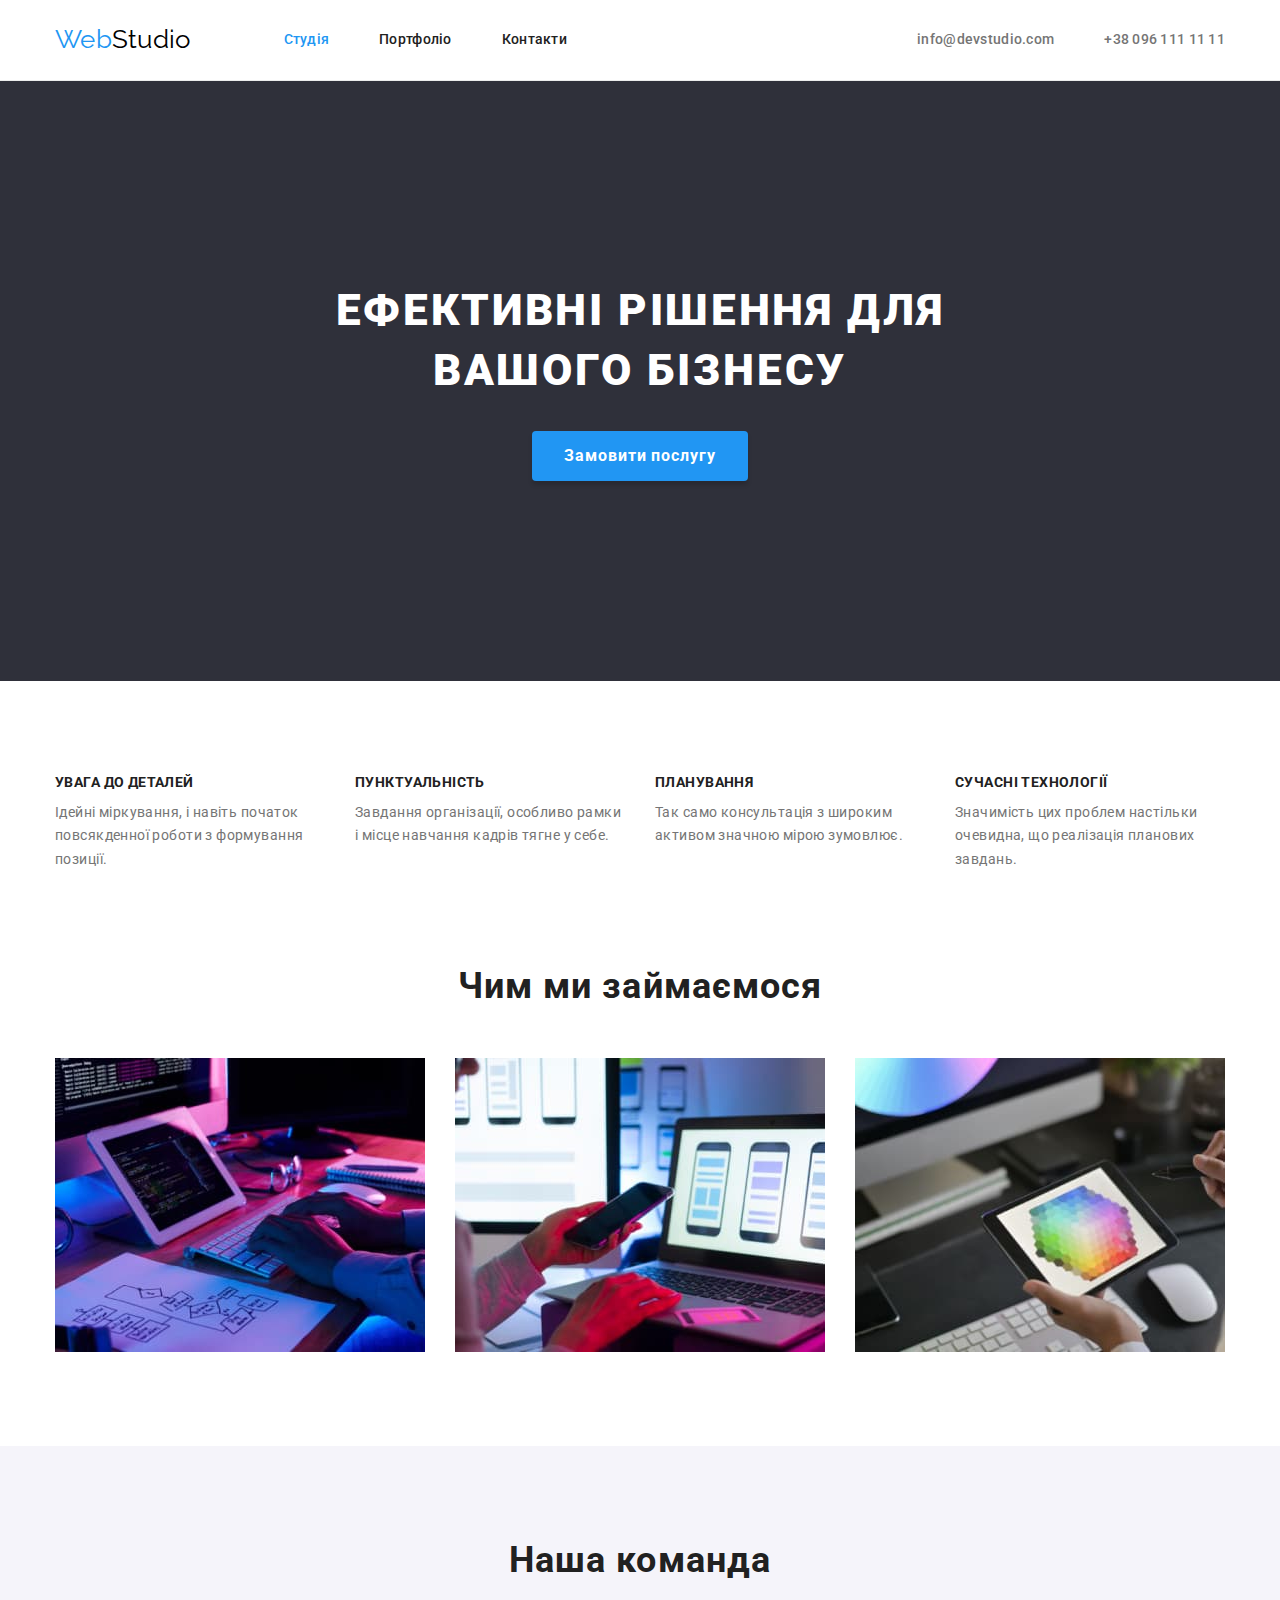
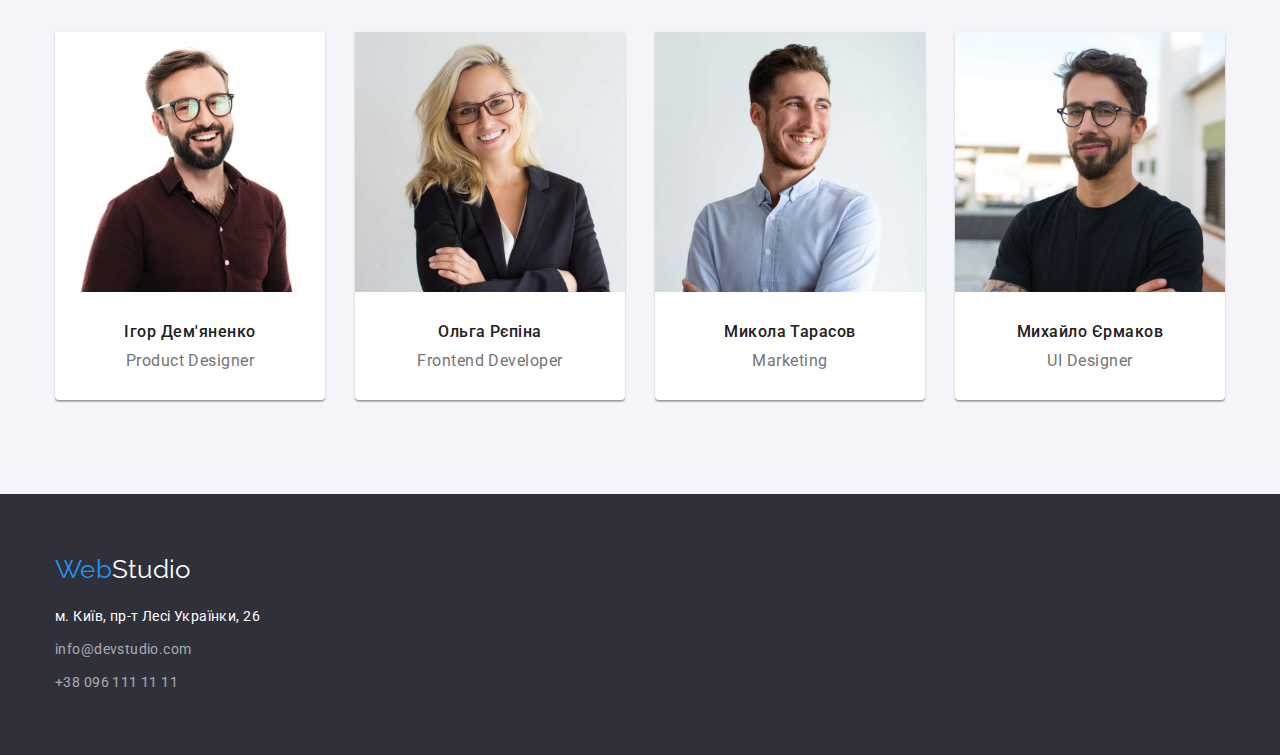
<file: index.html>
<!DOCTYPE html>
<html lang="uk">
  <head>
    <meta charset="UTF-8" />
    <meta http-equiv="X-UA-Compatible" content="IE=edge" />
    <meta name="viewport" content="width=device-width, initial-scale=1.0" />
    <link rel="preconnect" href="https://fonts.googleapis.com" />
    <link rel="preconnect" href="https://fonts.gstatic.com" crossorigin />
    <link
      href="https://fonts.googleapis.com/css2?family=Raleway:wght@700&family=Roboto:wght@400;500;700;900&display=swap"
      rel="stylesheet"
    />
    <link
      rel="stylesheet"
      href="https://cdn.jsdelivr.net/npm/modern-normalize@1.1.0/modern-normalize.min.css"
    />
    <link rel="stylesheet" href="css/styles.css" />
    <title lang="en">Webstudio</title>
  </head>
  <body>
    <!--Шапка сайту-->
    <header class="page-header">
      <div class="container header-container">
        <nav class="page-navigation">
          <a class="logo-second logo" href="./index.html"
            ><span class="logo-first">Web</span>Studio</a
          >
          <ul class="site-nav">
            <li class="site-nav-link">
              <a class="nav-link current" href="./index.html">Студія</a>
            </li>
            <li class="site-nav-link">
              <a class="nav-link" href="./portfolio.html">Портфоліо</a>
            </li>
            <li class="site-nav-link">
              <a class="nav-link" href="#contacts">Контакти</a>
            </li>
          </ul>
        </nav>
        <ul class="list contacts-container">
          <li>
            <a class="contacts contact-mail" href="mailto:info@devstudio.com"
              >info@devstudio.com</a
            >
          </li>
          <li>
            <a class="contacts" href="tel:+380961111111">+38 096 111 11 11</a>
          </li>
        </ul>
      </div>
    </header>
    <!--Основний контент-->
    <main>
      <section class="hero section">
        <div class="container">
          <h1 class="hero-title">Ефективні рішення для вашого бізнесу</h1>
          <button class="button" type="button">Замовити послугу</button>
        </div>
      </section>
      <section class="benefits section">
        <div class="container">
          <h2 class="visually-hidden">Наші переваги</h2>
          <ul class="list list-benefits">
            <li class="benefits-item">
              <h3 class="feature-title">Увага до деталей</h3>
              <p class="feature-text">
                Ідейні міркування, і навіть початок повсякденної роботи з
                формування позиції.
              </p>
            </li>
            <li class="benefits-item">
              <h3 class="feature-title">Пунктуальність</h3>
              <p class="feature-text">
                Завдання організації, особливо рамки і місце навчання кадрів
                тягне у себе.
              </p>
            </li>
            <li class="benefits-item">
              <h3 class="feature-title">Планування</h3>
              <p class="feature-text">
                Так само консультація з широким активом значною мірою зумовлює.
              </p>
            </li>
            <li class="benefits-item">
              <h3 class="feature-title">Сучасні технології</h3>
              <p class="feature-text">
                Значимість цих проблем настільки очевидна, що реалізація
                планових завдань.
              </p>
            </li>
          </ul>
        </div>
      </section>
      <section class="about section">
        <div class="container">
          <h2 class="section-title">Чим ми займаємося</h2>
          <ul class="list list-about">
            <li>
              <img
                class="image"
                src="./images/img_1.jpg"
                alt="development"
                width="370"
                height="294"
              />
            </li>
            <li>
              <img
                class="image"
                src="./images/img_2.jpg"
                alt="applications"
                width="370"
                height="294"
              />
            </li>
            <li>
              <img
                class="image"
                src="./images/img_3.jpg"
                alt="color_circle"
                width="370"
                height="294"
              />
            </li>
          </ul>
        </div>
      </section>
      <section class="team section">
        <div class="container">
          <h2 class="section-title section-team">Наша команда</h2>
          <ul class="list team-card">
            <li class="main-title-list">
              <img
                class="img-team"
                src="./images/team_card_1.jpg"
                alt="product_designer"
                width="270"
                height="260"
              />
              <h3 class="list-team">Ігор Дем'яненко</h3>
              <p class="list-item" lang="en">Product Designer</p>
            </li>
            <li class="main-title-list">
              <img
                class="img-team"
                src="./images/team_card_2.jpg"
                alt="frontend_developer"
                width="270"
                height="260"
              />
              <h3 class="list-team">Ольга Рєпіна</h3>
              <p class="list-item" lang="en">Frontend Developer</p>
            </li>
            <li class="main-title-list">
              <img
                class="img-team"
                src="./images/team_card_3.jpg"
                alt="marketing"
                width="270"
                height="260"
              />
              <h3 class="list-team">Микола Тарасов</h3>
              <p class="list-item" lang="en">Marketing</p>
            </li>
            <li class="main-title-list">
              <img
                class="img-team"
                src="./images/team_card_4.jpg"
                alt="ui_designer"
                width="270"
                height="260"
              />
              <h3 class="list-team">Михайло Єрмаков</h3>
              <p class="list-item" lang="en">UI Designer</p>
            </li>
          </ul>
        </div>
      </section>
    </main>
    <footer class="footer">
      <div class="container">
        <a class="logo-third logo-footer" href="./index.html"
          ><span class="logo-first">Web</span>Studio</a
        >
        <address>
          <ul class="list">
            <li class="address-list">
              <a
                class="address"
                href="https://goo.gl/maps/YGeonJ2yXtJ53WPk9"
                target="_blank"
                rel="noreferer noopener nofollow"
                >м. Київ, пр-т Лесі Українки, 26</a
              >
            </li>
            <li class="address-list">
              <a class="address-contacts" href="mailto:info@devstudio.com"
                >info@devstudio.com</a
              >
            </li>
            <li>
              <a class="address-contacts phone-number" href="tel:+380961111111"
                >+38 096 111 11 11</a
              >
            </li>
          </ul>
        </address>
      </div>
    </footer>
  </body>
</html>
</file>
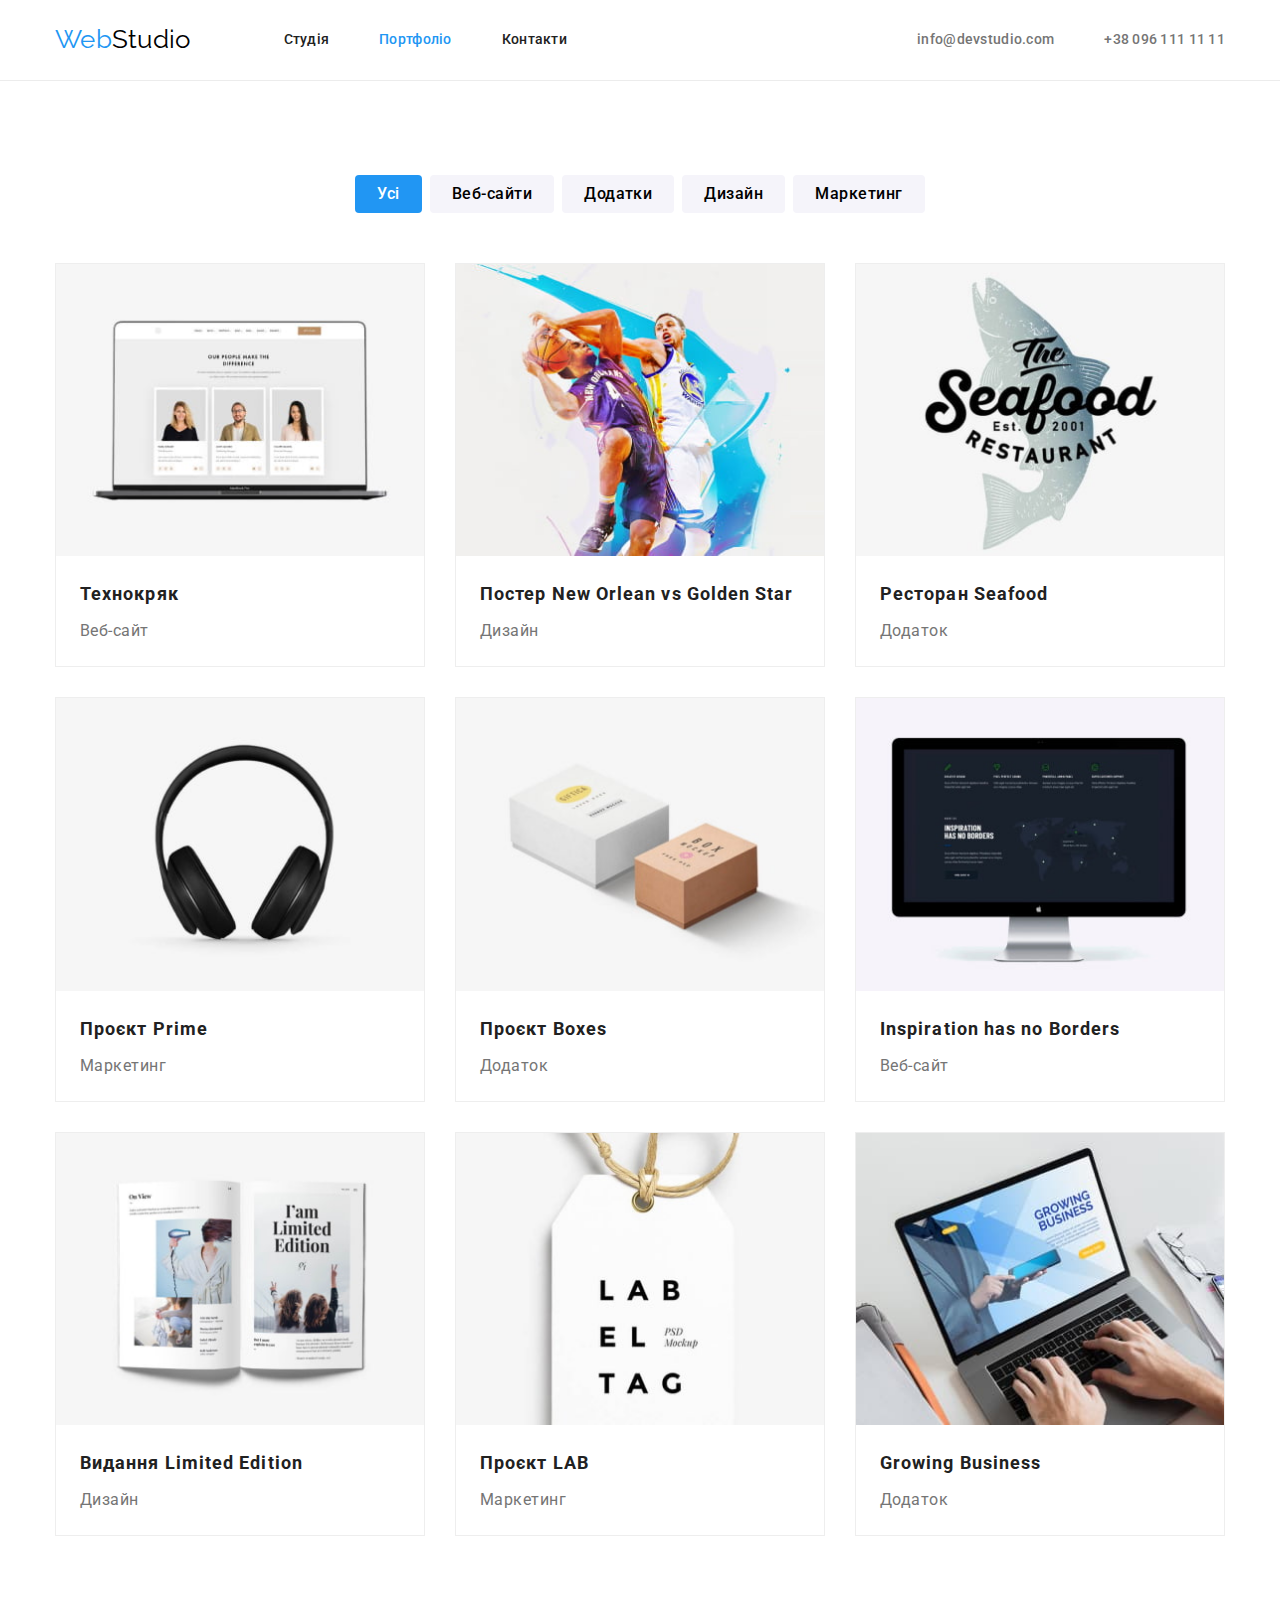
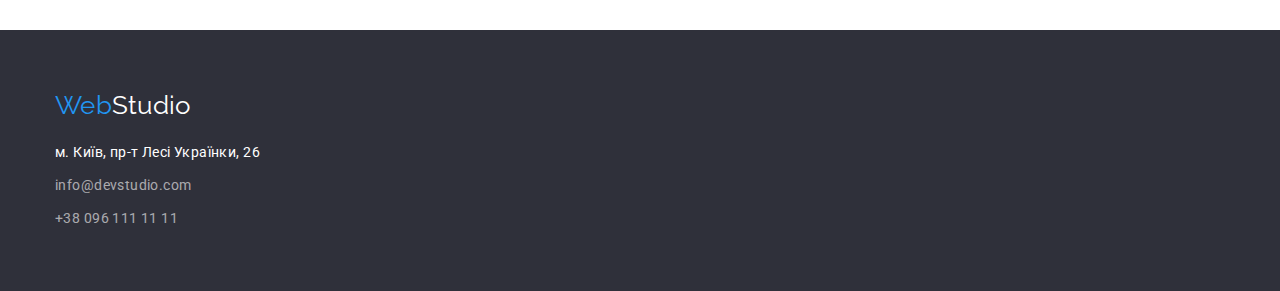
<file: portfolio.html>
<!DOCTYPE html>
<html lang="uk">
  <head>
    <meta charset="UTF-8" />
    <meta http-equiv="X-UA-Compatible" content="IE=edge" />
    <meta name="viewport" content="width=device-width, initial-scale=1.0" />
    <link rel="preconnect" href="https://fonts.googleapis.com" />
    <link rel="preconnect" href="https://fonts.gstatic.com" crossorigin />
    <link
      href="https://fonts.googleapis.com/css2?family=Raleway:wght@700&family=Roboto:wght@400;500;700;900&display=swap"
      rel="stylesheet"
    />
    <link
      rel="stylesheet"
      href="https://cdn.jsdelivr.net/npm/modern-normalize@1.1.0/modern-normalize.min.css"
    />
    <link rel="stylesheet" href="css/styles.css" />
    <title lang="en">Webstudio</title>
  </head>
  <body>
    <header class="page-header">
      <div class="container header-container">
        <nav class="page-navigation">
          <a class="logo-second logo" href="./index.html"
            ><span class="logo-first">Web</span>Studio</a
          >
          <ul class="site-nav">
            <li class="site-nav-link">
              <a class="nav-link" href="./index.html">Студія</a>
            </li>
            <li class="site-nav-link">
              <a class="nav-link current" href="./portfolio.html">Портфоліо</a>
            </li>
            <li class="site-nav-link">
              <a class="nav-link" href="#contacts">Контакти</a>
            </li>
          </ul>
        </nav>
        <ul class="list contacts-container">
          <li>
            <a class="contacts contact-mail" href="mailto:info@devstudio.com"
              >info@devstudio.com</a
            >
          </li>
          <li>
            <a class="contacts" href="tel:+380961111111">+38 096 111 11 11</a>
          </li>
        </ul>
      </div>
    </header>
    <!--Основний контент-->
    <main>
      <section class="section">
        <div class="container">
          <ul class="list button-item">
            <li><button class="btn-list active" type="button">Усі</button></li>
            <li>
              <button class="btn-list" type="button">Веб-сайти</button>
            </li>
            <li>
              <button class="btn-list" type="button">Додатки</button>
            </li>
            <li><button class="btn-list" type="button">Дизайн</button></li>
            <li>
              <button class="btn-list" type="button">Маркетинг</button>
            </li>
          </ul>
          <h1 class="visually-hidden">Портфоліо</h1>
          <ul class="list portfolio-list">
            <li class="porfolio-card">
              <img
                src="./images/portfolio_1.jpg"
                alt="macbook_pro_3_people_on_the_screen"
                width="370"
                height="294"
              />
              <h2 class="project-main">Технокряк</h2>
              <p class="project-text">Веб-сайт</p>
            </li>
            <li class="porfolio-card">
              <img
                src="./images/portfolio_2.jpg"
                alt="two_men_play_in_bascketball"
                width="370"
                height="294"
              />
              <h2 class="project-main">
                Постер <span lang="en">New Orlean vs Golden Star</span>
              </h2>
              <p class="project-text">Дизайн</p>
            </li>
            <li class="porfolio-card">
              <img
                src="./images/portfolio_3.jpg"
                alt="grey_fish"
                width="370"
                height="294"
              />
              <h2 class="project-main">
                Ресторан <span lang="en">Seafood</span>
              </h2>
              <p class="project-text">Додаток</p>
            </li>
            <li class="porfolio-card">
              <img
                src="./images/portfolio_4.jpg"
                alt="headphones"
                width="370"
                height="294"
              />
              <h2 class="project-main">Проєкт <span lang="en">Prime</span></h2>
              <p class="project-text">Маркетинг</p>
            </li>
            <li class="porfolio-card">
              <img
                src="./images/portfolio_5.jpg"
                alt="brown_and_white_boxes"
                width="370"
                height="294"
              />
              <h2 class="project-main">Проєкт <span lang="en">Boxes</span></h2>
              <p class="project-text">Додаток</p>
            </li>
            <li class="porfolio-card">
              <img
                src="./images/portfolio_6.jpg"
                alt="imac"
                width="370"
                height="294"
              />
              <h2 class="project-main" lang="en">Inspiration has no Borders</h2>
              <p class="project-text">Веб-сайт</p>
            </li>
            <li class="porfolio-card">
              <img
                src="./images/portfolio_7.jpg"
                alt="open_magazine"
                width="370"
                height="294"
              />
              <h2 class="project-main">
                Видання <span lang="en">Limited Edition</span>
              </h2>
              <p class="project-text">Дизайн</p>
            </li>
            <li class="porfolio-card">
              <img
                src="./images/portfolio_8.jpg"
                alt="label_with_rope"
                width="370"
                height="294"
              />
              <h2 class="project-main">Проєкт <span lang="en">LAB</span></h2>
              <p class="project-text">Маркетинг</p>
            </li>
            <li class="porfolio-card">
              <img
                src="./images/portfolio_9.jpg"
                alt="man_typing_on_the_macbook"
                width="370"
                height="294"
              />
              <h2 class="project-main" lang="en">Growing Business</h2>
              <p class="project-text">Додаток</p>
            </li>
          </ul>
        </div>
      </section>
    </main>
    <footer class="footer">
      <div class="container">
        <a class="logo-third logo-footer" href="./index.html"
          ><span class="logo-first">Web</span>Studio</a
        >
        <address>
          <ul class="list">
            <li class="address-list">
              <a
                class="address"
                href="https://goo.gl/maps/YGeonJ2yXtJ53WPk9"
                target="_blank"
                rel="noreferer noopener nofollow"
                >м. Київ, пр-т Лесі Українки, 26</a
              >
            </li>
            <li class="address-list">
              <a class="address-contacts" href="mailto:info@devstudio.com"
                >info@devstudio.com</a
              >
            </li>
            <li>
              <a class="address-contacts phone-number" href="tel:+380961111111"
                >+38 096 111 11 11</a
              >
            </li>
          </ul>
        </address>
      </div>
    </footer>
  </body>
</html>
</file>
<file: css/styles.css>
:root {
  --main-color: #212121;
  --second-color: #757575;
  --third-color: #2196f3;
  --fourth-color: #ffffff;
  --fifth-color: #f5f4fa;
  --sixth-color: #000000;
  --seventh-color: #2f303a;
  --eighth-color: #188ce8;
  --border-header: #eeeeee;
  --main-font-family: "Roboto", sans-serif;
  --main-font-weight: 500;
}

h1,
h2,
h3,
p {
  margin-top: 0;
  margin-bottom: 0;
}

ul {
  margin-top: 0;
  margin-bottom: 0;
  padding-left: 0;
}
body {
  font-family: var(--main-font-family);
  color: var(--main-color);
  background-color: var(--fourth-color);
  font-size: 14px;
  letter-spacing: 0.02em;
}

img {
  display: block;
  max-width: 100%;
  height: auto;
}

.container {
  width: 1200px;
  margin-left: auto;
  margin-right: auto;
  padding-left: 15px;
  padding-right: 15px;
}

.header-container {
  display: flex;
  align-items: center;
  /* justify-content: space-between; */
}

.page-header {
  padding-top: 24px;
  padding-bottom: 25px;
  border-bottom-width: 1px;
  border-bottom-style: solid;
  border-bottom-color: #ececec;
}

.contacts-container {
  margin-left: auto;
}

.section {
  padding-top: 94px;
  padding-bottom: 94px;
}

/*========================================= Logotype ========================================= */
.logo-first {
  color: var(--third-color);
}
.logo-second {
  color: var(--sixth-color);
}

.logo-third {
  color: var(--fourth-color);
}

.logo {
  margin-right: 93px;
}

.logo-first,
.logo-second,
.logo-third {
  text-decoration: none;
  font-family: "Raleway", sans-serif;
  font-size: 26px;
  line-height: 1.19;
}
.page-navigation,
.site-nav,
.contacts-container {
  display: flex;
  align-items: center;
}
/*  
.site-nav-link:not(:last-child) {
    margin-right: 50px;
}
*/
.contact-mail {
  margin-left: auto;
  margin-right: 50px;
}
.site-nav {
  column-gap: 50px;
}

/*========================================= Site navigation ========================================= */
.list,
.site-nav {
  accent-color: var(--third-color);
  list-style: none;
}

.nav-link {
  color: var(--main-color);
}

.contacts {
  color: var(--second-color);
}

.nav-link,
.contacts {
  text-decoration: none;
  font-weight: var(--main-font-weight);
  line-height: 1.14;
}
.nav-link:hover,
.nav-link:focus,
.contacts:hover,
.contacts:focus,
.address-contacts:hover,
.address-contacts:focus {
  font-family: var(--main-font-family);
  font-weight: var(--main-font-weight);
  font-size: 14px;
  line-height: 1.14;
  color: var(--third-color);
}

.site-nav .nav-link.current {
  color: var(--third-color);
}

/*========================================= Hero ========================================= */
.hero {
  background-color: var(--seventh-color);
  text-align: center;
  padding: 200px 0;
}

.hero-title {
  font-family: var(--main-font-family);
  font-weight: 900;
  font-size: 44px;
  line-height: 1.36;
  color: var(--fourth-color);
  text-align: center;
  letter-spacing: 0.06em;
  text-transform: uppercase;
  margin-bottom: 30px;
  width: 696px;
  margin-left: auto;
  margin-right: auto;
}

.button {
  font-family: inherit;
  cursor: pointer;
  font-family: var(--main-font-family);
  font-weight: 700;
  font-size: 16px;
  line-height: 1.88;
  color: var(--fourth-color);
  letter-spacing: 0.06em;
  background-color: var(--third-color);
  margin: 0 auto;
  width: 216px;
  height: 50px;
  box-shadow: 0px 4px 4px rgba(0, 0, 0, 0.15);
  border-radius: 4px;
  border: none;
}
.button:hover,
.button:focus {
  background-color: var(--eighth-color);
}

.visually-hidden {
  position: absolute;
  white-space: nowrap;
  width: 1px;
  height: 1px;
  overflow: hidden;
  border: 0;
  padding: 0;
  clip: rect(0 0 0 0);
  clip-path: inset(50%);
  margin: -1px;
}

/*========================================= Main content 1st page =========================================*/
.feature-title {
  font-size: 14px;
  line-height: 1.14;
  letter-spacing: 0.03em;
  text-transform: uppercase;
  margin-bottom: 10px;
}
.feature-text {
  line-height: 1.71;
  color: var(--second-color);
  letter-spacing: 0.03em;
}
.team {
  background-color: var(--fifth-color);
}
.section-title {
  font-size: 36px;
  line-height: 1.16;
  text-align: center;
  letter-spacing: 0.03em;
  margin-bottom: 50px;
}

.main-title-list {
  background-color: var(--fourth-color);
  box-shadow: 0px 1px 3px rgba(0, 0, 0, 0.12), 0px 1px 1px rgba(0, 0, 0, 0.14),
    0px 2px 1px rgba(0, 0, 0, 0.2);
  border-radius: 0px 0px 4px 4px;
}
.list-about {
  display: flex;
  flex-wrap: wrap;
  gap: 30px;
}

.list-team {
  font-weight: var(--main-font-weight);
  font-size: 16px;
  line-height: 1.19;
  text-align: center;
  letter-spacing: 0.03em;
  padding-top: 30px;
}
.list-item {
  font-size: 16px;
  line-height: 1.19;
  letter-spacing: 0.03em;
  text-align: center;
  color: var(--second-color);
  margin-top: 10px;
  padding-bottom: 30px;
}

.about {
  padding-top: 0;
}

.list-benefits {
  display: flex;
  gap: 30px;
}
.benefits-item {
  width: 270px;
}

.team-card {
  display: flex;
  justify-content: space-between;
  gap: 30px;
}

/* =========================== Another methods ================= */
/* .benefits-item {
  display: flex;
}
.benefits-item {
  width: calc((100% - 90px) / 4);
}
.benefits-item:not(:nth-last-child(3n)) {
  margin-right: 30px;
} */

/*========================================= Main content 2nd page ========================================= */

.btn-list {
  border: none;
  font-family: inherit;
  font-weight: var(--main-font-weight);
  font-size: 16px;
  line-height: 1.62;
  letter-spacing: 0.03em;
  background-color: var(--fifth-color);
  border-radius: 4px;
  padding: 6px 22px;
}

.button-item {
  display: flex;
  flex-wrap: wrap;
  justify-content: center;
  gap: 8px;
  margin-bottom: 50px;
}

.btn-list:hover,
.btn-list:focus,
.btn-list.active {
  cursor: pointer;
  color: var(--fourth-color);
  background-color: var(--third-color);
}

.portfolio-list {
  display: flex;
  flex-wrap: wrap;
  gap: 30px;
}

.project-main {
  font-size: 18px;
  line-height: 2;
  letter-spacing: 0.06em;
  padding-top: 20px;
  padding-left: 24px;
  padding-right: 24px;
  margin-bottom: 4px;
}

.project-text {
  font-size: 16px;
  line-height: 1.88;
  letter-spacing: 0.03em;
  color: var(--second-color);
  padding-left: 24px;
  padding-right: 24px;
  padding-bottom: 20px;
}
.porfolio-card {
  border: 1px solid var(--border-header);
  width: 370px;
}
/*========================================= Footer ========================================= */
.footer {
  background-color: var(--seventh-color);
  padding-top: 60px;
  padding-bottom: 60px;
}

.logo-footer {
  display: block;
  margin-bottom: 20px;
}

.address-list {
  margin-bottom: 9px;
}
.address {
  text-decoration: none;
  font-style: normal;
  line-height: 1.71;
  letter-spacing: 0.03em;
  color: var(--fourth-color);
}

.address-contacts {
  text-decoration: none;
  font-style: normal;
  line-height: 1.71;
  letter-spacing: 0.03em;
  color: rgba(255, 255, 255, 0.6);
}
</file>
